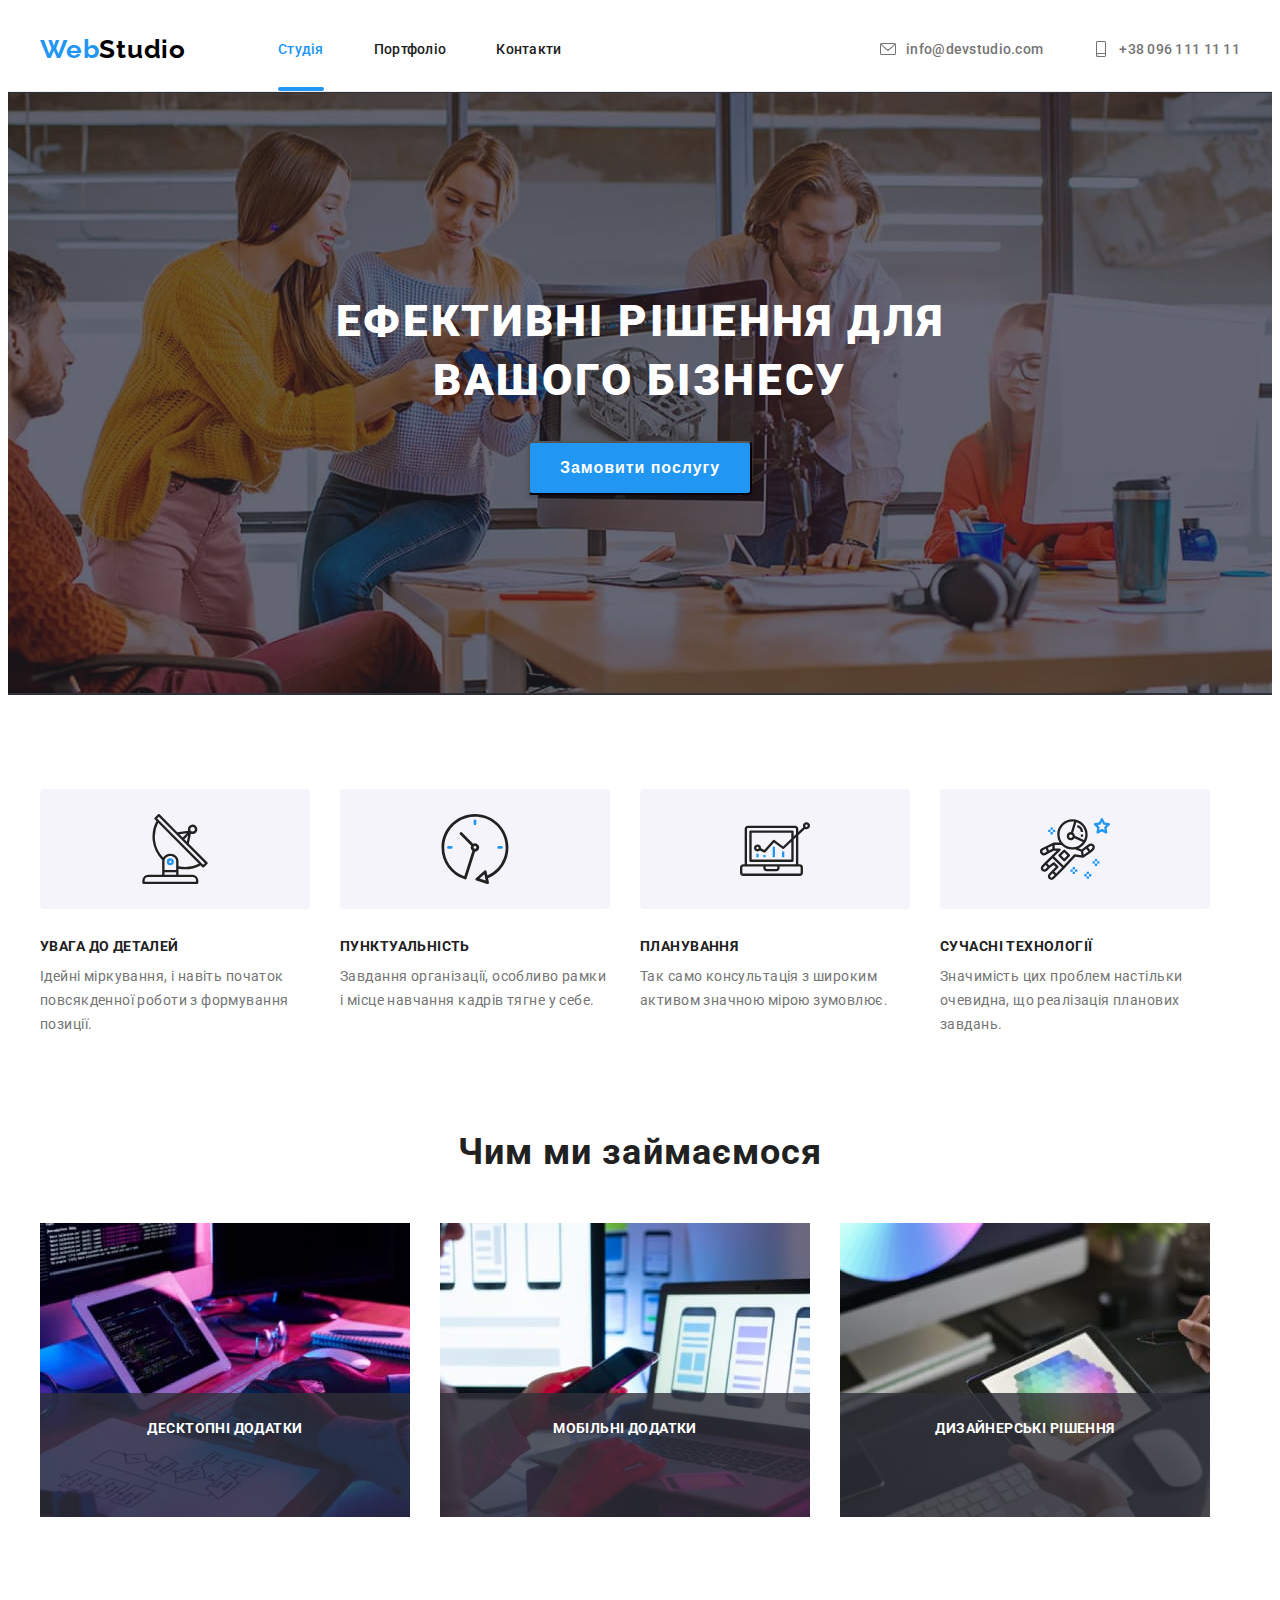
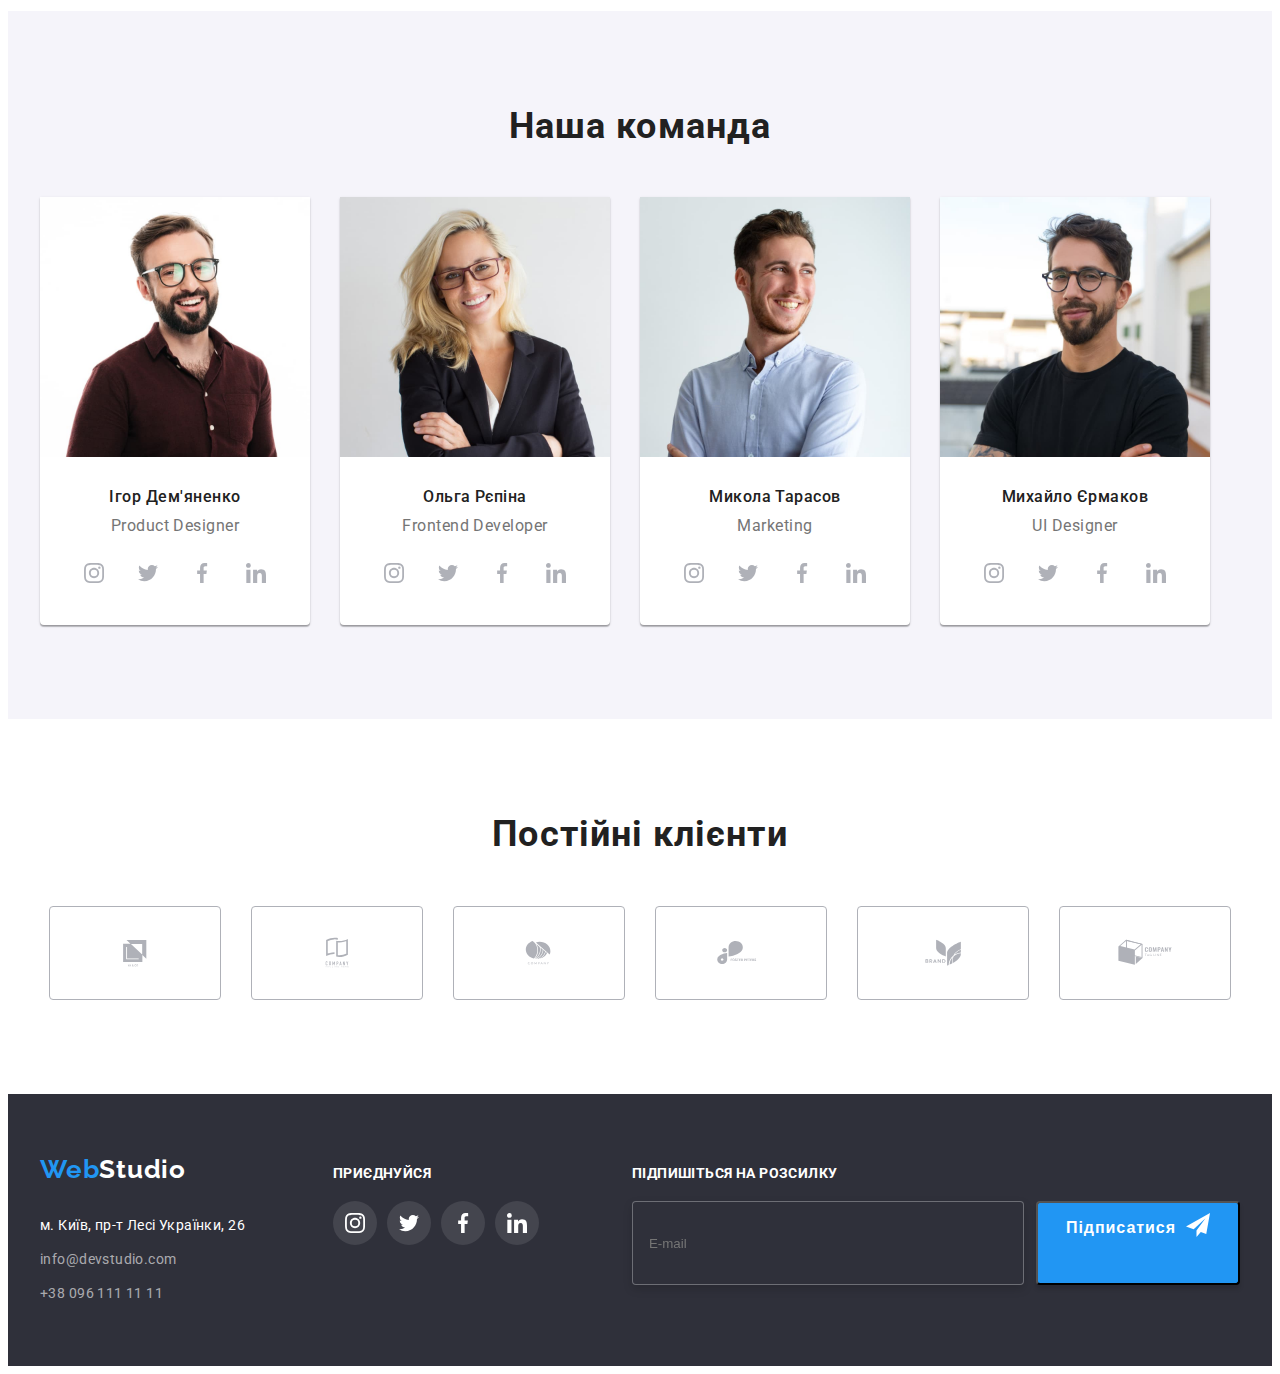
<file: index.html>
<!DOCTYPE html>
<html lang="uk">
  <head>
    <meta charset="UTF-8" />
    <meta http-equiv="X-UA-Compatible" content="IE=edge" />
    <meta name="viewport" content="width=device-width, initial-scale=1.0" />
    <title>WebStudio</title>
    <!-- Шрифти -->
    <link rel="preconnect" href="https://fonts.googleapis.com" />
    <link rel="preconnect" href="https://fonts.gstatic.com" crossorigin />
    <link
      href="https://fonts.googleapis.com/css2?family=Raleway:wght@700&family=Roboto:wght@400;500;700;900&display=swap"
      rel="stylesheet"
    />
    <!-- Нормалізація стилів -->
    <link
      rel="stylesheet"
      href="https://cdnjs.cloudflare.com/ajax/libs/modern-normalize/1.1.0/modern-normalize.min.css"
      integrity="sha512-wpPYUAdjBVSE4KJnH1VR1HeZfpl1ub8YT/NKx4PuQ5NmX2tKuGu6U/JRp5y+Y8XG2tV+wKQpNHVUX03MfMFn9Q=="
      crossorigin="anonymous"
      referrerpolicy="no-referrer"
    />
    <!-- Таблиця стилів -->
    <link rel="stylesheet" href="./css/main.min.css" />
  </head>
  <body>
    <!-- HEADER -->
    <header class="header">
      <div class="container flex-container">
        <a class="site-logo link header__logo" href="./index.html"
          ><span class="logo-first-part">Web</span
          ><span class="logo-second-part">Studio</span></a
        >
        <nav class="menu">
          <ul class="menu__list list flex-container">
            <li class="menu__item">
              <a class="menu__link link curent" href="./index.html">Студія</a>
            </li>
            <li class="menu__item">
              <a class="menu__link link" href="./portfolio.html">Портфоліо</a>
            </li>
            <li class="menu__item">
              <a class="menu__link link" href="">Контакти</a>
            </li>
          </ul>
        </nav>
        <ul class="contacts-header list flex-container">
          <li class="contacts-header__item">
            <a
              class="contacts-header__link link"
              href="mailto:info@devstudio.com"
            >
              <svg class="header-icon">
                <use href="./images/sprite.svg#envelope"></use>
              </svg>
              info@devstudio.com</a
            >
          </li>
          <li class="contacts-header__item">
            <a class="contacts-header__link link" href="tel:+380961111111">
              <svg class="header-icon">
                <use href="./images/sprite.svg#smartphone"></use>
              </svg>
              +38 096 111 11 11</a
            >
          </li>
        </ul>
      </div>
    </header>
    <main>
      <!-- HERO -->
      <section class="hero">
        <div class="container">
          <h1 class="main-title">Ефективні рішення для вашого бізнесу</h1>
          <button class="btn hero__btn" type="button" data-modal-open>
            Замовити послугу
          </button>
        </div>
      </section>
      <!-- FEATURES -->
      <section class="features section">
        <div class="container">
          <h2 class="visually-hidden">Особливості</h2>
          <ul class="features-list list flex-container">
            <li class="features__item">
              <div class="thumb-features-icon">
                <svg class="features__icon" width="70" height="70">
                  <use href="./images/sprite.svg#antenna"></use>
                </svg>
              </div>
              <h3 class="title">УВАГА ДО ДЕТАЛЕЙ</h3>
              <p class="feature__description">
                Ідейні міркування, і навіть початок повсякденної роботи з
                формування позиції.
              </p>
            </li>
            <li class="features__item">
              <div class="thumb-features-icon">
                <svg class="features__icon" width="70" height="70">
                  <use href="./images/sprite.svg#clock"></use>
                </svg>
              </div>
              <h3 class="title">ПУНКТУАЛЬНІСТЬ</h3>
              <p class="feature__description">
                Завдання організації, особливо рамки і місце навчання кадрів
                тягне у себе.
              </p>
            </li>
            <li class="features__item">
              <div class="thumb-features-icon">
                <svg class="features__icon" width="70" height="70">
                  <use href="./images/sprite.svg#diagram"></use>
                </svg>
              </div>
              <h3 class="title">ПЛАНУВАННЯ</h3>
              <p class="feature__description">
                Так само консультація з широким активом значною мірою зумовлює.
              </p>
            </li>
            <li class="features__item">
              <div class="thumb-features-icon">
                <svg class="features__icon" width="70" height="70">
                  <use href="./images/sprite.svg#astronaut"></use>
                </svg>
              </div>
              <h3 class="title">СУЧАСНІ ТЕХНОЛОГІЇ</h3>
              <p class="feature__description">
                Значимість цих проблем настільки очевидна, що реалізація
                планових завдань.
              </p>
            </li>
          </ul>
        </div>
      </section>
      <!-- ACTIVITY -->
      <section class="activity section">
        <div class="container">
          <h2 class="section-title">Чим ми займаємося</h2>
          <ul class="activity-list list flex-container">
            <li class="activity-list-item">
              <img
                src="./images/galery-img-1.jpg"
                alt="Розробка веб сайту"
                width="370"
                height="294"
              />
              <div class="activity-item-title-thumb">
                <h3 class="activity-item-title">Десктопні додатки</h3>
              </div>
            </li>
            <li class="activity-list-item">
              <img
                src="./images/galery-img-2.jpg"
                alt="Розробка мобільного застосунку"
                width="370"
                height="294"
              />
              <div class="activity-item-title-thumb">
                <h3 class="activity-item-title">Мобільні додатки</h3>
              </div>
            </li>
            <li class="activity-list-item">
              <img
                src="./images/galery-img-3.jpg"
                alt="Розробка графічного дизайну"
                width="370"
                height="294"
              />
              <div class="activity-item-title-thumb">
                <h3 class="activity-item-title">Дизайнерські рішення</h3>
              </div>
            </li>
          </ul>
        </div>
      </section>
      <!-- OUR TEAM -->
      <section class="team section">
        <div class="container">
          <h2 class="section-title">Наша команда</h2>
          <ul class="team-list list flex-container">
            <li class="team-list-item">
              <img
                class="team-img"
                src="./images/team-img-1.jpg"
                alt="Фото Ігор Дем'яненко"
                width="270"
                height="260"
              />
              <div class="team-card">
                <h3 class="team-name">Ігор Дем'яненко</h3>
                <p class="team-role" lang="en">Product Designer</p>
                <ul class="social-list list">
                  <li class="socisal-list-item">
                    <a href="" class="social-list-link">
                      <svg class="social-list-icon" width="20" height="20">
                        <use href="./images/sprite.svg#instagram"></use>
                      </svg>
                    </a>
                  </li>

                  <li class="socisal-list-item">
                    <a href="" class="social-list-link">
                      <svg class="social-list-icon" width="20" height="20">
                        <use href="./images/sprite.svg#twitter"></use>
                      </svg>
                    </a>
                  </li>

                  <li class="socisal-list-item">
                    <a href="" class="social-list-link">
                      <svg class="social-list-icon" width="20" height="20">
                        <use href="./images/sprite.svg#facebook"></use>
                      </svg>
                    </a>
                  </li>

                  <li class="socisal-list-item">
                    <a href="" class="social-list-link">
                      <svg class="social-list-icon" width="20" height="20">
                        <use href="./images/sprite.svg#linkedin"></use>
                      </svg>
                    </a>
                  </li>
                </ul>
              </div>
            </li>

            <li class="team-list-item">
              <img
                class="team-img"
                src="./images/team-img-2.jpg"
                alt="Фото Ольга Рєпіна"
                width="270"
                height="260"
              />
              <div class="team-card">
                <h3 class="team-name">Ольга Рєпіна</h3>
                <p class="team-role" lang="en">Frontend Developer</p>
                <ul class="social-list list">
                  <li class="socisal-list-item">
                    <a href="" class="social-list-link">
                      <svg class="social-list-icon" width="20" height="20">
                        <use href="./images/sprite.svg#instagram"></use>
                      </svg>
                    </a>
                  </li>

                  <li class="socisal-list-item">
                    <a href="" class="social-list-link">
                      <svg class="social-list-icon" width="20" height="20">
                        <use href="./images/sprite.svg#twitter"></use>
                      </svg>
                    </a>
                  </li>

                  <li class="socisal-list-item">
                    <a href="" class="social-list-link">
                      <svg class="social-list-icon" width="20" height="20">
                        <use href="./images/sprite.svg#facebook"></use>
                      </svg>
                    </a>
                  </li>

                  <li class="socisal-list-item">
                    <a href="" class="social-list-link">
                      <svg class="social-list-icon" width="20" height="20">
                        <use href="./images/sprite.svg#linkedin"></use>
                      </svg>
                    </a>
                  </li>
                </ul>
              </div>
            </li>

            <li class="team-list-item">
              <img
                class="team-img"
                src="./images/team-img-3.jpg"
                alt="Фото Микола Тарасов"
                width="270"
                height="260"
              />
              <div class="team-card">
                <h3 class="team-name">Микола Тарасов</h3>
                <p class="team-role" lang="en">Marketing</p>
                <ul class="social-list list">
                  <li class="socisal-list-item">
                    <a href="" class="social-list-link">
                      <svg class="social-list-icon" width="20" height="20">
                        <use href="./images/sprite.svg#instagram"></use>
                      </svg>
                    </a>
                  </li>

                  <li class="socisal-list-item">
                    <a href="" class="social-list-link">
                      <svg class="social-list-icon" width="20" height="20">
                        <use href="./images/sprite.svg#twitter"></use>
                      </svg>
                    </a>
                  </li>

                  <li class="socisal-list-item">
                    <a href="" class="social-list-link">
                      <svg class="social-list-icon" width="20" height="20">
                        <use href="./images/sprite.svg#facebook"></use>
                      </svg>
                    </a>
                  </li>

                  <li class="socisal-list-item">
                    <a href="" class="social-list-link">
                      <svg class="social-list-icon" width="20" height="20">
                        <use href="./images/sprite.svg#linkedin"></use>
                      </svg>
                    </a>
                  </li>
                </ul>
              </div>
            </li>

            <li class="team-list-item">
              <img
                class="team-img"
                src="./images/team-img-4.jpg"
                alt="Фото Михайло Єрмаков"
                width="270"
                height="260"
              />
              <div class="team-card">
                <h3 class="team-name">Михайло Єрмаков</h3>
                <p class="team-role" lang="en">UI Designer</p>
                <ul class="social-list list">
                  <li class="socisal-list-item">
                    <a href="" class="social-list-link">
                      <svg class="social-list-icon" width="20" height="20">
                        <use href="./images/sprite.svg#instagram"></use>
                      </svg>
                    </a>
                  </li>

                  <li class="socisal-list-item">
                    <a href="" class="social-list-link">
                      <svg class="social-list-icon" width="20" height="20">
                        <use href="./images/sprite.svg#twitter"></use>
                      </svg>
                    </a>
                  </li>

                  <li class="socisal-list-item">
                    <a href="" class="social-list-link">
                      <svg class="social-list-icon" width="20" height="20">
                        <use href="./images/sprite.svg#facebook"></use>
                      </svg>
                    </a>
                  </li>

                  <li class="socisal-list-item">
                    <a href="" class="social-list-link">
                      <svg class="social-list-icon" width="20" height="20">
                        <use href="./images/sprite.svg#linkedin"></use>
                      </svg>
                    </a>
                  </li>
                </ul>
              </div>
            </li>
          </ul>
        </div>
      </section>
      <!-- CLIENTS -->
      <section class="clients section">
        <div class="container">
          <h2 class="section-title">Постійні клієнти</h2>
          <ul class="company-list list">
            <li class="company-list-item">
              <a href="" class="company-list-link">
                <svg class="company-list-icon" width="106" height="60">
                  <use href="./images/sprite.svg#company-1"></use>
                </svg>
              </a>
            </li>

            <li class="company-list-item">
              <a href="" class="company-list-link">
                <svg class="company-list-icon" width="106" height="60">
                  <use href="./images/sprite.svg#company-2"></use>
                </svg>
              </a>
            </li>

            <li class="company-list-item">
              <a href="" class="company-list-link">
                <svg class="company-list-icon" width="106" height="60">
                  <use href="./images/sprite.svg#company-3"></use>
                </svg>
              </a>
            </li>

            <li class="company-list-item">
              <a href="" class="company-list-link">
                <svg class="company-list-icon" width="106" height="60">
                  <use href="./images/sprite.svg#company-4"></use>
                </svg>
              </a>
            </li>

            <li class="company-list-item">
              <a href="" class="company-list-link">
                <svg class="company-list-icon" width="106" height="60">
                  <use href="./images/sprite.svg#company-5"></use>
                </svg>
              </a>
            </li>

            <li class="company-list-item">
              <a href="" class="company-list-link">
                <svg class="company-list-icon" width="106" height="60">
                  <use href="./images/sprite.svg#company-6"></use>
                </svg>
              </a>
            </li>
          </ul>
        </div>
      </section>
    </main>
    <!-- FOOTER -->
    <footer class="footer">
      <div class="container flex-container">
        <div class="adress-wrapper">
          <a class="site-logo link footer-logo" href="./index.html"
            ><span class="logo-first-part">Web</span
            ><span class="logo-second-part-footer">Studio</span></a
          >
          <address>
            <ul class="contacts list">
              <li class="contacts-item">
                <a
                  class="contacts-link-address link"
                  href="https://goo.gl/maps/DAQ7JKtoU9oAhgZg8"
                  target="_blank"
                  >м. Київ, пр-т Лесі Українки, 26
                </a>
              </li>
              <li class="contacts-item">
                <a
                  class="contacts-link-phone link"
                  href="mailto:info@devstudio.com"
                  >info@devstudio.com</a
                >
              </li>
              <li class="contacts-item">
                <a class="contacts-link-email link" href="tel:+380961111111"
                  >+38 096 111 11 11</a
                >
              </li>
            </ul>
          </address>
        </div>

        <div class="join-now">
          <h3 class="join-now-title title">Приєднуйся</h3>
          <ul class="social-list list">
            <li class="socisal-list-item">
              <a href="" class="social-list-link">
                <svg class="social-list-icon" width="20" height="20">
                  <use href="./images/sprite.svg#instagram"></use>
                </svg>
              </a>
            </li>

            <li class="socisal-list-item">
              <a href="" class="social-list-link">
                <svg class="social-list-icon" width="20" height="20">
                  <use href="./images/sprite.svg#twitter"></use>
                </svg>
              </a>
            </li>

            <li class="socisal-list-item">
              <a href="" class="social-list-link">
                <svg class="social-list-icon" width="20" height="20">
                  <use href="./images/sprite.svg#facebook"></use>
                </svg>
              </a>
            </li>

            <li class="socisal-list-item">
              <a href="" class="social-list-link">
                <svg class="social-list-icon" width="20" height="20">
                  <use href="./images/sprite.svg#linkedin"></use>
                </svg>
              </a>
            </li>
          </ul>
        </div>

        <!-- SUBSCRIBE  -->
        <div class="subscribe">
          <h3 class="subscribe-title title">Підпишіться на розсилку</h3>
          <form class="subscribe-form">
            <input
              type="email"
              name="user_email"
              class="subscribe-form-input"
              placeholder="E-mail"
            />
            <button type="submit" class="subscribe-btn btn">
              Підписатися
              <svg class="send-icon" width="24" height="24">
                <use href="./images/sprite.svg#icon-send"></use>
              </svg>
            </button>
          </form>
        </div>
      </div>
    </footer>

    <!-- BACKDROP -->
    <div class="backdrop is-hidden" data-modal>
      <div class="modal">
        <button class="modal-close-btn" type="button" data-modal-close>
          <svg class="modal-close-icon" width="18" height="18">
            <use href="./images/sprite.svg#close-icon"></use>
          </svg>
        </button>

        <p class="contact-form-title">Залиште свої дані, ми вам передзвонимо</p>
        <form class="contact-form">
          <label class="contact-form-field">
            Ім'я
            <span class="contact-form-input-wrapper">
              <input
                type="text"
                class="contact-form-input"
                name="user_name"
                required
              />
              <svg class="contact-form-icon" width="18" height="18">
                <use href="./images/sprite.svg#person"></use>
              </svg>
            </span>
          </label>

          <label class="contact-form-field">
            Телефон
            <span class="contact-form-input-wrapper">
              <input
                type="tel"
                class="contact-form-input"
                name="user_phone"
                required
              />
              <svg class="contact-form-icon" width="18" height="18">
                <use href="./images/sprite.svg#phone"></use>
              </svg>
            </span>
          </label>

          <label class="contact-form-field">
            Пошта
            <span class="contact-form-input-wrapper">
              <input
                type="email"
                class="contact-form-input"
                name="user_email"
                required
              />
              <svg class="contact-form-icon" width="18" height="18">
                <use href="./images/sprite.svg#email"></use>
              </svg>
            </span>
          </label>

          <label class="contact-form-field">
            Коментар
            <textarea
              name="user_massage"
              class="contact-form-massage"
              placeholder="Введіть текст"
            ></textarea>
          </label>

          <div class="contact-form-checkbox-wrapper">
            <input
              name="accept_policy"
              type="checkbox"
              class="contact-form-checkbox"
              id="policy-checkbox"
              required
            />
            <label for="policy-checkbox" class="contact-form-checkbox-label"
              >Погоджуюся з розсилкою та приймаю&nbsp;
              <a href="#" class="policy-link">Умови договору</a></label
            >
          </div>

          <button type="submit" class="contact-form-submit-btn">
            Відправити
          </button>
        </form>
      </div>
    </div>

    <script src="./js/modal.js"></script>
  </body>
</html>
</file>
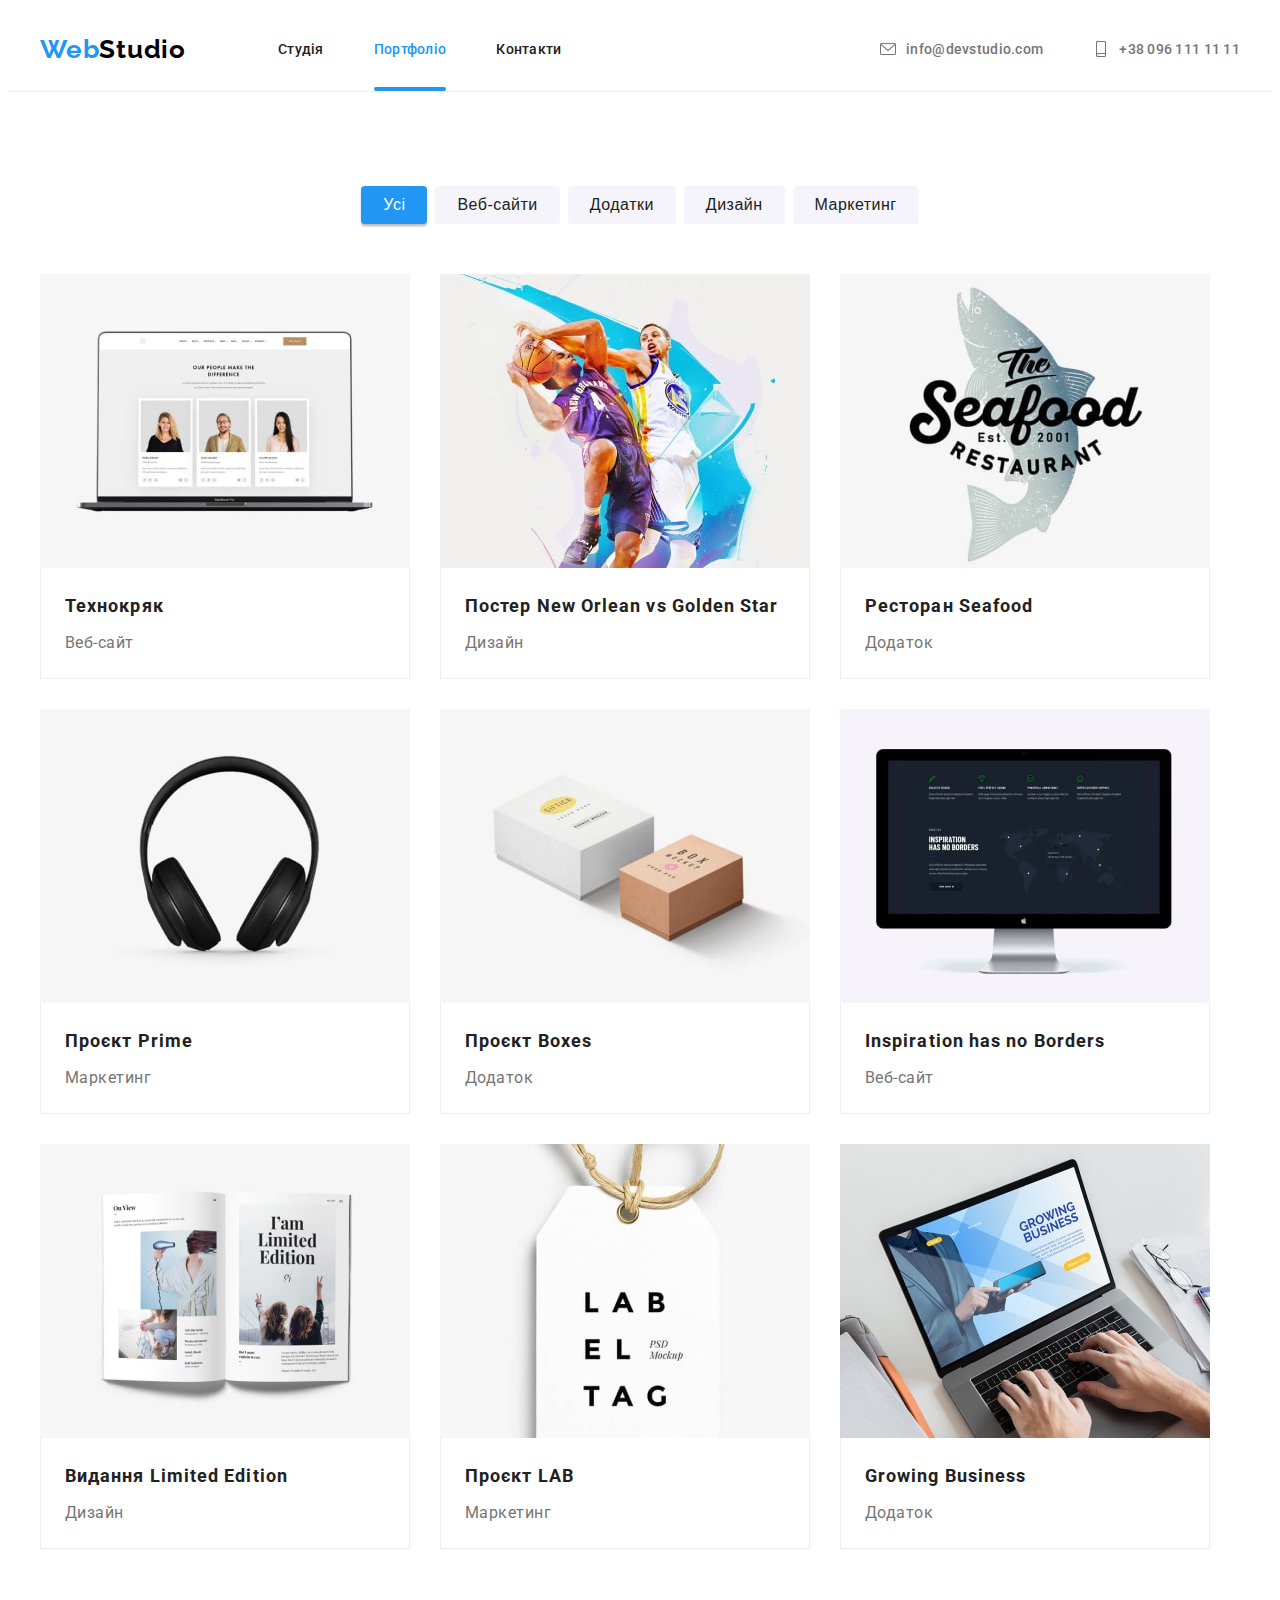
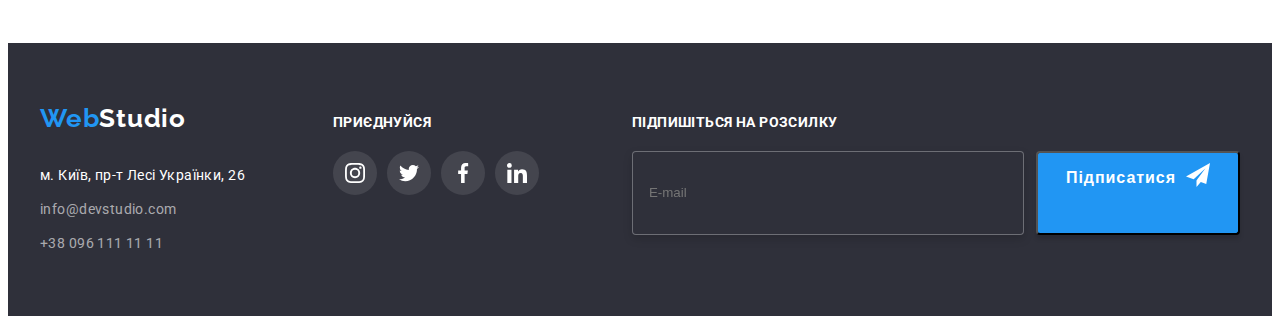
<file: portfolio.html>
<!DOCTYPE html>
<html lang="uk">
  <head>
    <meta charset="UTF-8" />
    <meta http-equiv="X-UA-Compatible" content="IE=edge" />
    <meta name="viewport" content="width=device-width, initial-scale=1.0" />
    <title>Портфоліо</title>
    <!-- Шрифти -->
    <link rel="preconnect" href="https://fonts.googleapis.com" />
    <link rel="preconnect" href="https://fonts.gstatic.com" crossorigin />
    <link
      href="https://fonts.googleapis.com/css2?family=Raleway:wght@700&family=Roboto:wght@400;500;700;900&display=swap"
      rel="stylesheet"
    />
    <!-- Нормалізація стилів -->
    <link
      rel="stylesheet"
      href="https://cdnjs.cloudflare.com/ajax/libs/modern-normalize/1.1.0/modern-normalize.min.css"
      integrity="sha512-wpPYUAdjBVSE4KJnH1VR1HeZfpl1ub8YT/NKx4PuQ5NmX2tKuGu6U/JRp5y+Y8XG2tV+wKQpNHVUX03MfMFn9Q=="
      crossorigin="anonymous"
      referrerpolicy="no-referrer"
    />
    <!-- Таблиця стилів -->
    <link rel="stylesheet" href="./css/main.min.css" />
  </head>
  <body>
    <!-- HEADER -->
    <header class="header">
      <div class="container flex-container">
        <a class="site-logo link header__logo" href="./index.html"
          ><span class="logo-first-part">Web</span
          ><span class="logo-second-part">Studio</span></a
        >
        <nav class="menu">
          <ul class="menu__list list flex-container">
            <li class="menu__item">
              <a class="menu__link link" href="./index.html">Студія</a>
            </li>
            <li class="menu__item">
              <a class="menu__link link curent" href="./portfolio.html"
                >Портфоліо</a
              >
            </li>
            <li class="menu__item">
              <a class="menu__link link" href="">Контакти</a>
            </li>
          </ul>
        </nav>
        <ul class="contacts-header list flex-container">
          <li class="contacts-header__item">
            <a
              class="contacts-header__link link"
              href="mailto:info@devstudio.com"
            >
              <svg class="header-icon">
                <use href="./images/sprite.svg#envelope"></use>
              </svg>
              info@devstudio.com</a
            >
          </li>
          <li class="contacts-header__item">
            <a class="contacts-header__link link" href="tel:+380961111111">
              <svg class="header-icon">
                <use href="./images/sprite.svg#smartphone"></use>
              </svg>
              +38 096 111 11 11</a
            >
          </li>
        </ul>
      </div>
    </header>
    <main>
      <!-- OUR PROJECTS -->
      <section class="projects section">
        <div class="container">
          <h1 class="visually-hidden">Наші проекти</h1>
          <!-- BUTTONS FILTER -->
          <ul class="projects-btn-list list flex-container">
            <li class="projects-btn-list-item">
              <button class="projects-btn-filter active" type="button">
                Усі
              </button>
            </li>
            <li class="projects-btn-list-item">
              <button class="projects-btn-filter" type="button">
                Веб-сайти
              </button>
            </li>
            <li class="projects-btn-list-item">
              <button class="projects-btn-filter" type="button">Додатки</button>
            </li>
            <li class="projects-btn-list-item">
              <button class="projects-btn-filter" type="button">Дизайн</button>
            </li>
            <li class="projects-btn-list-item">
              <button class="projects-btn-filter" type="button">
                Маркетинг
              </button>
            </li>
          </ul>
          <!-- CARDS -->
          <ul class="projects-list list projects-flex-container">
            <li class="projects-list-item">
              <a class="projects-list-link link" href="">
                <div class="projects-card-img-thumb">
                  <img
                    src="./images/projects-img-1.jpg"
                    alt="Зображення проєкту"
                    width="370"
                    height="294"
                  />
                  <div class="projects-card-overlay">
                    <p class="text-overlay">
                      Ресурс пропонує комплексні пропозиції з різним рівнем
                      функціоналу та сервісів. Все це дозволить відвідувачу
                      отримати вичерпні відомості про компанію чи приватну
                      особу.
                    </p>
                  </div>
                </div>
                <div class="projects-card">
                  <h2 class="projects-title">Технокряк</h2>
                  <p class="projects-type">Веб-сайт</p>
                </div>
              </a>
            </li>
            <li class="projects-list-item">
              <a class="projects-list-link link" href="">
                <div class="projects-card-img-thumb">
                  <img
                    src="./images/projects-img-2.jpg"
                    alt="Зображення проєкту"
                    width="370"
                    height="294"
                  />
                  <div class="projects-card-overlay">
                    <p class="text-overlay">
                      Ресурс пропонує комплексні пропозиції з різним рівнем
                      функціоналу та сервісів. Все це дозволить відвідувачу
                      отримати вичерпні відомості про компанію чи приватну
                      особу.
                    </p>
                  </div>
                </div>
                <div class="projects-card">
                  <h2 class="projects-title">
                    Постер New Orlean vs Golden Star
                  </h2>
                  <p class="projects-type">Дизайн</p>
                </div>
              </a>
            </li>
            <li class="projects-list-item">
              <a class="projects-list-link link" href="">
                <div class="projects-card-img-thumb">
                  <img
                    src="./images/projects-img-3.jpg"
                    alt="Зображення проєкту"
                    width="370"
                    height="294"
                  />
                  <div class="projects-card-overlay">
                    <p class="text-overlay">
                      Ресурс пропонує комплексні пропозиції з різним рівнем
                      функціоналу та сервісів. Все це дозволить відвідувачу
                      отримати вичерпні відомості про компанію чи приватну
                      особу.
                    </p>
                  </div>
                </div>
                <div class="projects-card">
                  <h2 class="projects-title">Ресторан Seafood</h2>
                  <p class="projects-type">Додаток</p>
                </div>
              </a>
            </li>
            <li class="projects-list-item">
              <a class="projects-list-link link" href="">
                <div class="projects-card-img-thumb">
                  <img
                    src="./images/projects-img-4.jpg"
                    alt="Зображення проєкту"
                    width="370"
                    height="294"
                  />
                  <div class="projects-card-overlay">
                    <p class="text-overlay">
                      Ресурс пропонує комплексні пропозиції з різним рівнем
                      функціоналу та сервісів. Все це дозволить відвідувачу
                      отримати вичерпні відомості про компанію чи приватну
                      особу.
                    </p>
                  </div>
                </div>
                <div class="projects-card">
                  <h2 class="projects-title">Проєкт Prime</h2>
                  <p class="projects-type">Маркетинг</p>
                </div>
              </a>
            </li>
            <li class="projects-list-item">
              <a class="projects-list-link link" href="">
                <div class="projects-card-img-thumb">
                  <img
                    src="./images/projects-img-5.jpg"
                    alt="Зображення проєкту"
                    width="370"
                    height="294"
                  />
                  <div class="projects-card-overlay">
                    <p class="text-overlay">
                      Ресурс пропонує комплексні пропозиції з різним рівнем
                      функціоналу та сервісів. Все це дозволить відвідувачу
                      отримати вичерпні відомості про компанію чи приватну
                      особу.
                    </p>
                  </div>
                </div>
                <div class="projects-card">
                  <h2 class="projects-title">Проєкт Boxes</h2>
                  <p class="projects-type">Додаток</p>
                </div>
              </a>
            </li>
            <li class="projects-list-item">
              <a class="projects-list-link link" href="">
                <div class="projects-card-img-thumb">
                  <img
                    src="./images/projects-img-6.jpg"
                    alt="Зображення проєкту"
                    width="370"
                    height="294"
                  />
                  <div class="projects-card-overlay">
                    <p class="text-overlay">
                      Ресурс пропонує комплексні пропозиції з різним рівнем
                      функціоналу та сервісів. Все це дозволить відвідувачу
                      отримати вичерпні відомості про компанію чи приватну
                      особу.
                    </p>
                  </div>
                </div>
                <div class="projects-card">
                  <h2 class="projects-title">Inspiration has no Borders</h2>
                  <p class="projects-type">Веб-сайт</p>
                </div>
              </a>
            </li>
            <li class="projects-list-item">
              <a class="projects-list-link link" href="">
                <div class="projects-card-img-thumb">
                  <img
                    src="./images/projects-img-7.jpg"
                    alt="Зображення проєкту"
                    width="370"
                    height="294"
                  />
                  <div class="projects-card-overlay">
                    <p class="text-overlay">
                      Ресурс пропонує комплексні пропозиції з різним рівнем
                      функціоналу та сервісів. Все це дозволить відвідувачу
                      отримати вичерпні відомості про компанію чи приватну
                      особу.
                    </p>
                  </div>
                </div>
                <div class="projects-card">
                  <h2 class="projects-title">Видання Limited Edition</h2>
                  <p class="projects-type">Дизайн</p>
                </div>
              </a>
            </li>
            <li class="projects-list-item">
              <a class="projects-list-link link" href="">
                <div class="projects-card-img-thumb">
                  <img
                    src="./images/projects-img-8.jpg"
                    alt="Зображення проєкту"
                    width="370"
                    height="294"
                  />
                  <div class="projects-card-overlay">
                    <p class="text-overlay">
                      Ресурс пропонує комплексні пропозиції з різним рівнем
                      функціоналу та сервісів. Все це дозволить відвідувачу
                      отримати вичерпні відомості про компанію чи приватну
                      особу.
                    </p>
                  </div>
                </div>
                <div class="projects-card">
                  <h2 class="projects-title">Проєкт LAB</h2>
                  <p class="projects-type">Маркетинг</p>
                </div>
              </a>
            </li>
            <li class="projects-list-item">
              <a class="projects-list-link link" href="">
                <div class="projects-card-img-thumb">
                  <img
                    src="./images/projects-img-9.jpg"
                    alt="Зображення проєкту"
                    width="370"
                    height="294"
                  />
                  <div class="projects-card-overlay">
                    <p class="text-overlay">
                      Ресурс пропонує комплексні пропозиції з різним рівнем
                      функціоналу та сервісів. Все це дозволить відвідувачу
                      отримати вичерпні відомості про компанію чи приватну
                      особу.
                    </p>
                  </div>
                </div>
                <div class="projects-card">
                  <h2 class="projects-title">Growing Business</h2>
                  <p class="projects-type">Додаток</p>
                </div>
              </a>
            </li>
          </ul>
        </div>
      </section>
    </main>
    <!-- FOOTER -->
    <footer class="footer">
      <div class="container flex-container">
        <div class="adress-wrapper">
          <a class="site-logo link footer-logo" href="./index.html"
            ><span class="logo-first-part">Web</span
            ><span class="logo-second-part-footer">Studio</span></a
          >
          <address>
            <ul class="contacts list">
              <li class="contacts-item">
                <a
                  class="contacts-link-address link"
                  href="https://goo.gl/maps/DAQ7JKtoU9oAhgZg8"
                  target="_blank"
                  >м. Київ, пр-т Лесі Українки, 26
                </a>
              </li>
              <li class="contacts-item">
                <a
                  class="contacts-link-phone link"
                  href="mailto:info@devstudio.com"
                  >info@devstudio.com</a
                >
              </li>
              <li class="contacts-item">
                <a class="contacts-link-email link" href="tel:+380961111111"
                  >+38 096 111 11 11</a
                >
              </li>
            </ul>
          </address>
        </div>

        <div class="join-now">
          <h3 class="join-now-title title">Приєднуйся</h3>
          <ul class="social-list list">
            <li class="socisal-list-item">
              <a href="" class="social-list-link">
                <svg class="social-list-icon" width="20" height="20">
                  <use href="./images/sprite.svg#instagram"></use>
                </svg>
              </a>
            </li>

            <li class="socisal-list-item">
              <a href="" class="social-list-link">
                <svg class="social-list-icon" width="20" height="20">
                  <use href="./images/sprite.svg#twitter"></use>
                </svg>
              </a>
            </li>

            <li class="socisal-list-item">
              <a href="" class="social-list-link">
                <svg class="social-list-icon" width="20" height="20">
                  <use href="./images/sprite.svg#facebook"></use>
                </svg>
              </a>
            </li>

            <li class="socisal-list-item">
              <a href="" class="social-list-link">
                <svg class="social-list-icon" width="20" height="20">
                  <use href="./images/sprite.svg#linkedin"></use>
                </svg>
              </a>
            </li>
          </ul>
        </div>

        <!-- SUBSCRIBE  -->
        <div class="subscribe">
          <h3 class="subscribe-title title">Підпишіться на розсилку</h3>
          <form class="subscribe-form">
            <input
              type="email"
              name="user_email"
              class="subscribe-form-input"
              placeholder="E-mail"
            />
            <button type="submit" class="subscribe-btn btn">
              Підписатися
              <svg class="send-icon" width="24" height="24">
                <use href="./images/sprite.svg#icon-send"></use>
              </svg>
            </button>
          </form>
        </div>
      </div>
    </footer>
  </body>
</html>
</file>
<file: css/main.min.css>
:root{--primary-font-family: "Roboto", sans-serif;--secondary-font-family: "Raleway", sans-serif;--primary-text-color: #212121;--secondary-text-color: #757575;--accent-color: #2196f3;--accent-color-hover: #188ce8;--text-color-darck: #000000;--text-color-light: #ffffff;--section-background-color: #f5f4fa;--footer-background-color: #2f303a}.visually-hidden{position:absolute;width:1px;height:1px;margin:-1px;border:0;padding:0;white-space:nowrap;clip-path:inset(100%);clip:rect(0 0 0 0);overflow:hidden}body{font-family:var(--primary-font-family);color:var(--primary-text-color)}h1,h2,h3,h4,h5,h6,p{margin-top:0;margin-bottom:0}ul,ol{margin-top:0;margin-bottom:0;padding-left:0}img{display:block}.list{list-style:none}.link{text-decoration:none}.container{width:1200px;padding-left:15px;padding-right:15px;margin-left:auto;margin-right:auto}.flex-container{display:flex;align-items:baseline}.section{padding-top:94px;padding-bottom:94px}.section-title{margin-bottom:50px;font-weight:700;font-size:36px;line-height:1.17;letter-spacing:.03em;text-align:center}.site-logo{font-family:var(--secondary-font-family);font-weight:700;font-size:26px;line-height:1.19;letter-spacing:.03em}.logo-first-part{color:var(--accent-color)}.logo-second-part{color:var(--text-color-darck)}.main-title{width:690px;margin-left:auto;margin-right:auto;margin-bottom:30px;font-weight:900;font-size:44px;line-height:1.36;letter-spacing:.06em;text-transform:uppercase;text-align:center;color:var(--text-color-light)}.title{margin-bottom:10px;font-weight:700;font-size:14px;line-height:1.14;letter-spacing:.03em;text-transform:uppercase}.btn{font-weight:700;font-size:16px;line-height:1.88;letter-spacing:.06em;cursor:pointer;color:var(--text-color-light);background-color:var(--accent-color);border-radius:4px;box-shadow:0px 4px 4px rgba(0,0,0,.15);transition:color 250ms cubic-bezier(0.4, 0, 0.2, 1),background-color 250ms cubic-bezier(0.4, 0, 0.2, 1)}.btn:hover,.btn:focus{background-color:var(--accent-color-hover)}.social-list{display:flex;justify-content:space-between}.social-list-link{display:flex;justify-content:center;align-items:center;width:44px;height:44px;background-color:#fff;border-radius:50%;transition:background-color 250ms cubic-bezier(0.4, 0, 0.2, 1)}.social-list-link:hover,.social-list-link:focus{background-color:var(--accent-color)}.social-list-icon{fill:#afb1b8;transition:fill 250ms cubic-bezier(0.4, 0, 0.2, 1)}.social-list-link:hover .social-list-icon,.social-list-link:focus .social-list-icon{fill:#fff}.backdrop{position:fixed;top:0;left:0;width:100vw;height:100vh;background-color:rgba(0,0,0,.2);transition:opacity 250ms cubic-bezier(0.4, 0, 0.2, 1),visibility 250ms cubic-bezier(0.4, 0, 0.2, 1)}.backdrop.is-hidden{opacity:0;visibility:hidden;pointer-events:none}.modal{position:absolute;top:50%;left:50%;transform:scale(1) translate(-50%, -50%);transition:transform 250ms cubic-bezier(0.4, 0, 0.2, 1);width:528px;background-color:#fff;padding:40px}.backdrop.is-hidden .modal{transform:scale(0.7) translate(-50%, -50%)}.modal-close-btn{position:absolute;top:8px;right:8px;display:flex;justify-content:center;align-items:center;width:30px;height:30px;border-radius:50%;border:1px solid rgba(0,0,0,.1);background-color:rgba(0,0,0,0);padding:0;cursor:pointer;transition:fill 250ms cubic-bezier(0.4, 0, 0.2, 1)}.modal-close-btn:hover,.modal-close-btn:focus{fill:var(--accent-color)}.contact-form-title{font-weight:700;font-size:20px;line-height:1.15;letter-spacing:.03em;text-align:center;margin-bottom:12px}.contact-form-field{display:block;margin-bottom:10px;font-size:12px;line-height:1.17;letter-spacing:.01em;color:#757575}.contact-form-input-wrapper{display:block;position:relative;margin-top:4px}.contact-form-input{width:100%;height:40px;padding-left:42px;border:1px solid rgba(33,33,33,.2);border-radius:4px;transition:border-color 250ms cubic-bezier(0.4, 0, 0.2, 1)}.contact-form-input:focus{outline:none;border-color:var(--accent-color)}.contact-form-icon{display:block;position:absolute;top:50%;left:12px;transform:translateY(-50%);fill:#212121;transition:fiil 250ms cubic-bezier(0.4, 0, 0.2, 1)}.contact-form-input:focus+.contact-form-icon{fill:var(--accent-color)}.contact-form-massage{width:100%;height:120px;margin-top:6px;padding:12px 16px;border:1px solid rgba(33,33,33,.2);border-radius:4px;resize:none}.contact-form-massage:focus{outline:none;border-color:var(--accent-color);transition:border-color 250ms cubic-bezier(0.4, 0, 0.2, 1)}.contact-form-checkbox-wrapper{margin-bottom:30px;text-align:center}.contact-form-checkbox{position:absolute;width:1px;height:1px;margin:-1px;border:0;padding:0;white-space:nowrap;clip-path:inset(100%);clip:rect(0 0 0 0);overflow:hidden}.contact-form-checkbox-label{display:flex;justify-content:center;align-items:center;font-size:14px;line-height:1.71;letter-spacing:.03em;color:#757575}.contact-form-checkbox-label::before{content:"";display:inline-block;width:16px;height:16px;border:2px solid #212121;border-radius:2px;cursor:pointer;margin-right:8px}.contact-form-checkbox:focus+.contact-form-checkbox-label::before{border:2px solid var(--accent-color)}.contact-form-checkbox:checked+.contact-form-checkbox-label::before{background:url(../images/icon-check.svg);background-color:var(--accent-color);background-size:cover;border:none}.policy-link{color:var(--accent-color)}.contact-form-submit-btn{display:block;margin-left:auto;margin-right:auto;min-width:160px;padding:10px 52px;border-radius:4px;border:none;background-color:var(--accent-color);font-family:inherit;font-weight:700;font-size:16px;line-height:1.88;letter-spacing:.06em;color:#fff;cursor:pointer;transition:background-color 250ms cubic-bezier(0.4, 0, 0.2, 1)}.contact-form-submit-btn:focus,.contact-form-submit-btn:hover{background-color:var(--accent-color-hover);box-shadow:0px 4px 4px rgba(0,0,0,.15)}.header{border-bottom:1px solid #ececec}.header .flex-container{align-items:center}.header__logo{margin-right:92px}.menu__item{position:relative}.menu__item:not(:last-child){margin-right:50px}.menu__link{display:block;padding-top:32px;padding-bottom:32px;font-weight:500;font-size:14px;line-height:1.33;letter-spacing:.02em;color:var(--primary-text-color);transition:color 250ms cubic-bezier(0.4, 0, 0.2, 1)}.menu__link:hover,.menu__link:focus{color:var(--accent-color)}.menu__link.curent{color:var(--accent-color)}.menu__link.curent::after{content:"";position:absolute;left:0;bottom:0;width:100%;height:4px;background-color:var(--accent-color);border-radius:2px}.header-icon{width:16px;height:16px;fill:currentColor;margin-right:10px}.contacts-header{margin-left:auto}.contacts-header__item:not(:last-child){margin-right:50px}.contacts-header__link{display:flex;align-items:center;font-weight:500;font-size:14px;line-height:1.33;letter-spacing:.02em;color:var(--secondary-text-color);transition:color 250ms cubic-bezier(0.4, 0, 0.2, 1)}.contacts-header__link:hover,.contacts-header__link:focus{color:var(--accent-color)}.hero{display:flex;margin-left:auto;margin-right:auto;max-width:1600px;padding-top:200px;padding-bottom:200px;background-color:#2f303a;background-image:linear-gradient(rgba(47, 48, 58, 0.4), rgba(47, 48, 58, 0.4)),url("../images/hero-bg-img.jpg");background-repeat:no-repeat;background-position:center}.hero__btn{display:block;margin-left:auto;margin-right:auto;padding-left:30px;padding-right:30px;padding-top:10px;padding-bottom:10px}.features-list.flex-container{align-items:flex-start}.thumb-features-icon{display:flex;justify-content:center;align-items:center;width:270px;height:120px;margin-bottom:30px;background:var(--section-background-color);border-radius:4px}.feature__description{font-size:14px;line-height:1.71;letter-spacing:.03em;color:var(--secondary-text-color)}.features__item{width:270px}.features__item:not(:last-child){margin-right:30px}.activity.section{padding-top:0}.activity-list-item{position:relative}.activity-list-item:not(:last-child){margin-right:30px}.activity-item-title-thumb{position:absolute;left:0;bottom:0;width:100%;min-height:70px;padding-top:27px;padding-bottom:27px;background-color:rgba(47,48,58,.8)}.activity-item-title{font-weight:700;font-size:14px;line-height:16px;text-align:center;letter-spacing:.03em;text-transform:uppercase;color:#fff}.team{background:var(--section-background-color)}.team-list-item{text-align:center;background-color:#fff;box-shadow:0px 1px 3px rgba(0,0,0,.12),0px 1px 1px rgba(0,0,0,.14),0px 2px 1px rgba(0,0,0,.2);border-radius:0px 0px 4px 4px}.team-list-item:not(:last-child){margin-right:30px}.team-card{padding-top:30px;padding-bottom:30px;padding-left:32px;padding-right:32px}.team-name{margin-bottom:10px;font-weight:500;font-size:16px;line-height:1.19;letter-spacing:.03em}.team-role{margin-bottom:16px;font-size:16px;line-height:1.19;letter-spacing:.03em;color:var(--secondary-text-color)}.company-list{display:flex;justify-content:center}.company-list-link{display:flex;justify-content:center;align-items:center;width:170px;height:92px;border:1px solid #afb1b8;border-radius:4px;transition:border 250ms cubic-bezier(0.4, 0, 0.2, 1)}.company-list-link:hover,.company-list-link:focus{border:1px solid var(--accent-color)}.company-list-item:not(:last-child){margin-right:30px}.company-list-icon{fill:#afb1b8;transition:fill 250ms cubic-bezier(0.4, 0, 0.2, 1)}.company-list-link:hover>.company-list-icon,.company-list-link:focus>.company-list-icon{fill:var(--accent-color)}.footer{padding-top:60px;padding-bottom:60px;background-color:var(--footer-background-color)}.footer-logo{display:block;margin-bottom:30px}.logo-second-part-footer{color:var(--text-color-light)}.adress-wrapper{width:232px;margin-right:70px}.contacts-item:not(:last-child){margin-bottom:10px}.contacts-link-address{font-style:normal;font-size:14px;line-height:1.71;letter-spacing:.03em;color:var(--text-color-light);transition:color 250ms cubic-bezier(0.4, 0, 0.2, 1)}.contacts-link-address:hover,.contacts-link-address:focus{color:var(--accent-color)}.contacts-link-phone{font-style:normal;font-size:14px;line-height:1.71;letter-spacing:.03em;color:rgba(255,255,255,.6);transition:color 250ms cubic-bezier(0.4, 0, 0.2, 1)}.contacts-link-phone:hover,.contacts-link-phone:focus{color:var(--accent-color)}.contacts-link-email{font-style:normal;font-size:14px;line-height:1.71;letter-spacing:.03em;color:rgba(255,255,255,.6);transition:color 250ms cubic-bezier(0.4, 0, 0.2, 1)}.contacts-link-email:hover,.contacts-link-email:focus{color:var(--accent-color)}.join-now{margin-right:93px}.join-now-title,.subscribe-title{margin-bottom:20px;color:var(--text-color-light)}.join-now .social-list{gap:10px}.join-now .social-list-link{background-color:rgba(255,255,255,.1);transition:background-color 250ms cubic-bezier(0.4, 0, 0.2, 1)}.join-now .social-list-link:hover,.join-now .social-list-link:focus{background-color:var(--accent-color)}.join-now .social-list-icon{fill:#fff;transition:fill 250ms cubic-bezier(0.4, 0, 0.2, 1)}.subscribe-form{display:flex}.subscribe-form-input{width:358px;height:50px;padding:16px;border:1px solid rgba(255,255,255,.3);background-color:#2f303a;filter:drop-shadow(0px 4px 4px rgba(0, 0, 0, 0.15));border-radius:4px;color:#fff;margin-right:12px}.subscribe-btn{display:flex;padding:10px 28px}.send-icon{display:block;fill:#fff;transition:fiil 250ms cubic-bezier(0.4, 0, 0.2, 1);margin-left:10px}.projects-btn-list{margin-bottom:50px;justify-content:center}.projects-btn-list-item:not(:last-child){margin-right:8px}.projects-btn-filter{padding-top:6px;padding-bottom:6px;padding-left:22px;padding-right:22px;font-weight:500;font-size:16px;line-height:1.62;letter-spacing:.03em;cursor:pointer;color:var(--primary-text-color);background:var(--section-background-color);border:none;border-radius:4px;transition:color 250ms cubic-bezier(0.4, 0, 0.2, 1),background-color 250ms cubic-bezier(0.4, 0, 0.2, 1),box-shadow 250ms cubic-bezier(0.4, 0, 0.2, 1)}.projects-btn-filter:hover,.projects-btn-filter:focus{color:var(--text-color-light);background-color:var(--accent-color);box-shadow:0px 3px 1px rgba(0,0,0,.1),0px 1px 2px rgba(0,0,0,.08),0px 2px 2px rgba(0,0,0,.12)}.active{color:var(--text-color-light);background:var(--accent-color);box-shadow:0px 3px 1px rgba(0,0,0,.1),0px 1px 2px rgba(0,0,0,.08),0px 2px 2px rgba(0,0,0,.12)}.projects-flex-container{display:flex;flex-wrap:wrap;margin:-15px}.projects-list-item{display:flex;width:370px;margin:15px}.projects-list-link{transition:box-shadow 250ms cubic-bezier(0.4, 0, 0.2, 1)}.projects-list-link:hover,.projects-list-link:focus{box-shadow:0px 1px 1px rgba(0,0,0,.12),0px 4px 4px rgba(0,0,0,.06),1px 4px 6px rgba(0,0,0,.16)}.projects-card-img-thumb{position:relative;width:370px;height:294px;overflow:hidden}.text-overlay{font-size:18px;line-height:1.56;letter-spacing:.03em;color:var(--text-color-light);padding:63px 24px}.projects-card-overlay{position:absolute;left:0;top:0;display:block;width:100%;height:100%;background-color:rgba(33,150,243,.9);opacity:0;transform:translateY(100%);transition:opacity 250ms cubic-bezier(0.4, 0, 0.2, 1),transform 250ms cubic-bezier(0.4, 0, 0.2, 1)}.projects-list-link:hover .projects-card-overlay{opacity:1;transform:translateY(0)}.projects-card{padding-top:20px;padding-bottom:20px;padding-left:24px;padding-right:24px;border-left:1px solid #eee;border-right:1px solid #eee;border-bottom:1px solid #eee}.projects-title{margin-bottom:4px;font-weight:700;font-size:18px;line-height:2;letter-spacing:.06em;color:var(--primary-text-color)}.projects-type{font-size:16px;line-height:1.88;letter-spacing:.03em;color:var(--secondary-text-color)}/*# sourceMappingURL=main.min.css.map */
</file>
